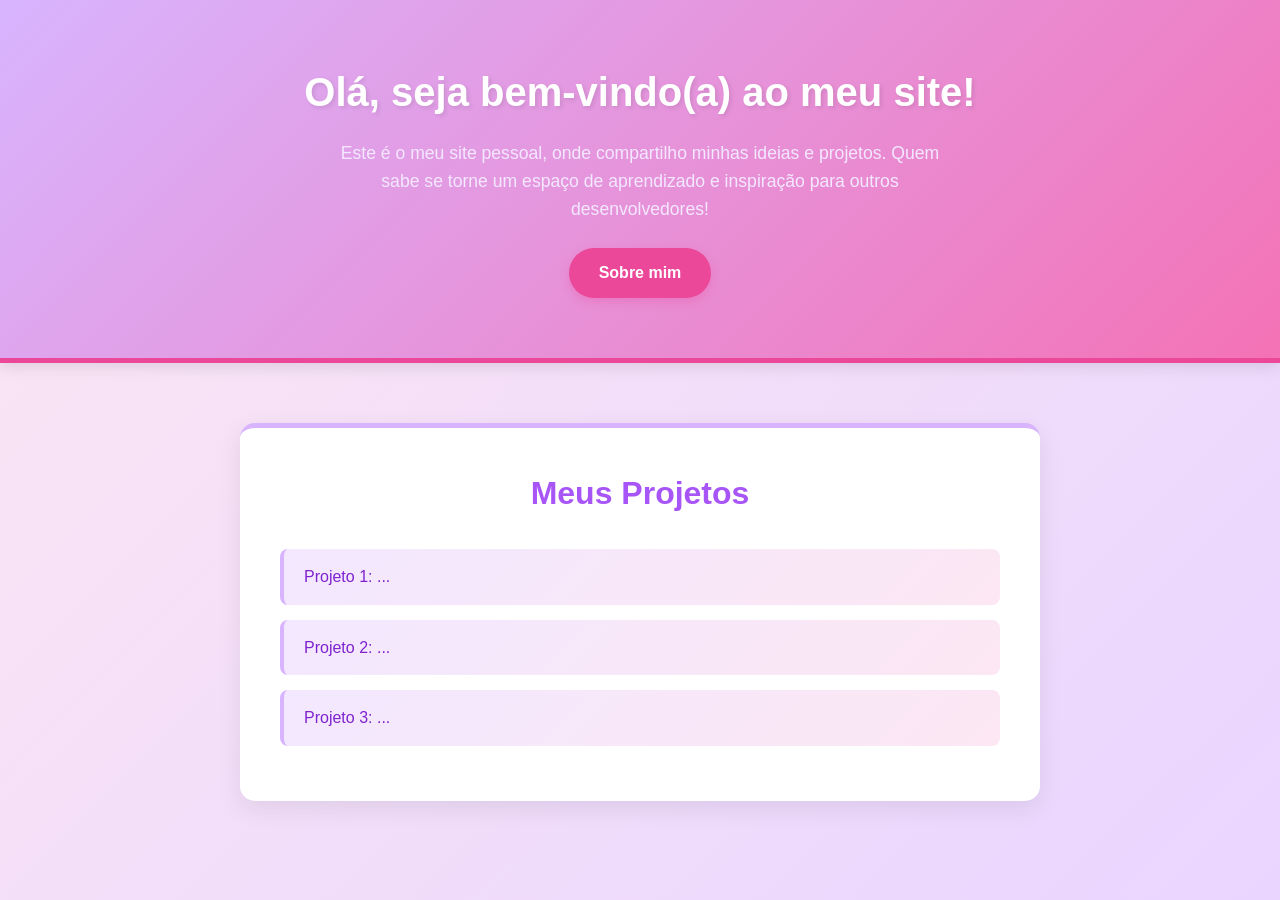
<file: index.html>
<!DOCTYPE html>
<html lang="pt-BR">
<head>
    <meta charset="UTF-8">
    <meta name="viewport" content="width=device-width, initial-scale=1.0">
    <title>It's ME</title>
    <link rel="stylesheet" href="css/style.css">
</head>
<body>
    <header class="header">
        <h1>Olá, seja bem-vindo(a) ao meu site!</h1>
        <p>Este é o meu site pessoal, onde compartilho minhas ideias e projetos. Quem sabe se torne um espaço de aprendizado e inspiração para outros desenvolvedores!</p>
        <a href="pages/sobremim.html" class="btn">Sobre mim</a>
    </header>
 
    <main class="main">
        <section class="projetos">
            <h2>Meus Projetos</h2>
            <ul>
                <li><a href="pages/projeto1.html">Projeto 1: ...</a></li>
                <li><a href="pages/projeto2.html">Projeto 2: ...</a></li>
                <li><a href="pages/projeto3.html">Projeto 3: ...</a></li>
            </ul>
        </section>
    </main>

</body>
</html>
</file>
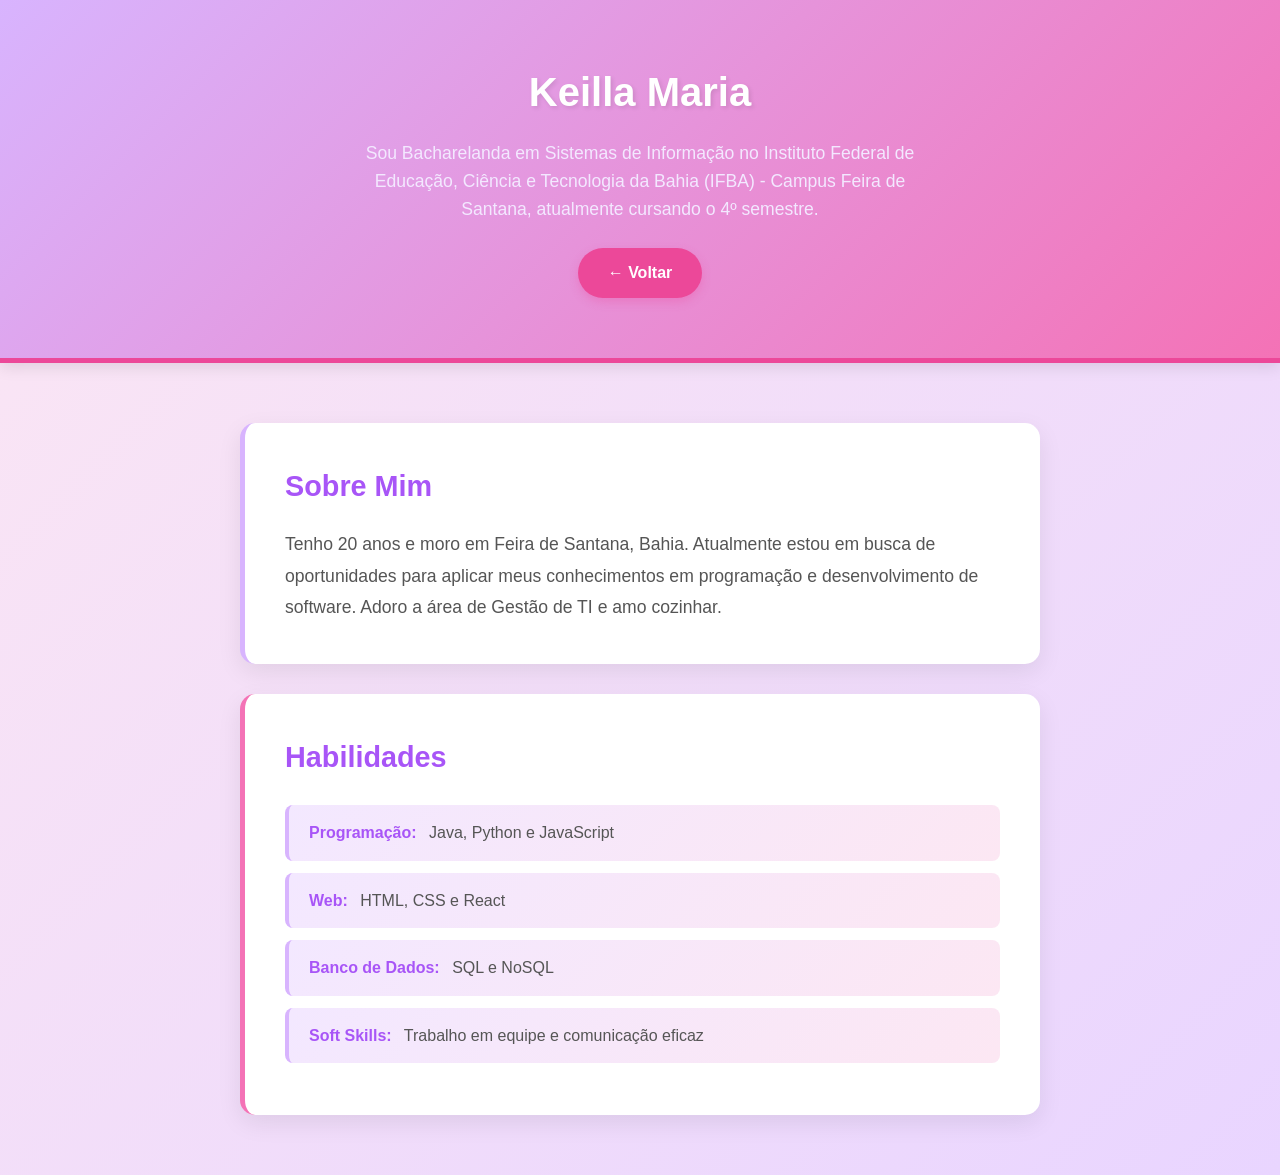
<file: pages/sobremim.html>
<!DOCTYPE html>
<html lang="pt-BR">
<head>
    <meta charset="UTF-8">
    <meta name="viewport" content="width=device-width, initial-scale=1.0">
    <title>Sobre Mim - Keilla Coutinho</title>
    <link rel="stylesheet" href="../css/style.css">
</head>
<body>
    <header class="header">
        <h1>Keilla Maria</h1>
        <p>Sou Bacharelanda em Sistemas de Informação no Instituto Federal de Educação, Ciência e Tecnologia da Bahia (IFBA) - Campus Feira de Santana, atualmente cursando o 4º semestre.</p>
       <a href="../index.html" class="btn">← Voltar</a>
    </header>
    <main class="main">
        <section class="about-section">
            <h2>Sobre Mim</h2>
            <p>Tenho 20 anos e moro em Feira de Santana, Bahia. Atualmente estou em busca de oportunidades para aplicar meus conhecimentos em programação e desenvolvimento de software. Adoro a área de Gestão de TI e amo cozinhar.</p>
        </section>
        <section class="skills-section">
            <h2>Habilidades</h2>
            <ul class="skills-list">
                <li><span class="skill-category">Programação:</span> Java, Python e JavaScript</li>
                <li><span class="skill-category">Web:</span> HTML, CSS e React</li>
                <li><span class="skill-category">Banco de Dados:</span> SQL e NoSQL</li>
                <li><span class="skill-category">Soft Skills:</span> Trabalho em equipe e comunicação eficaz</li>
            </ul>
        </section>
    </main>
</body>
</html>
</file>
<file: css/style.css>
* {
    margin: 0;
    padding: 0;
    box-sizing: border-box;
}

body {
    font-family: 'Segoe UI', Tahoma, Geneva, Verdana, sans-serif;
    background: linear-gradient(135deg, #fce7f3 0%, #e9d5ff 100%);
    color: #333;
    line-height: 1.6;
    min-height: 100vh;
}

/* Header */
.header {
    background: linear-gradient(135deg, #d8b4fe 0%, #f472b6 100%);
    padding: 60px 20px;
    text-align: center;
    box-shadow: 0 4px 15px rgba(0, 0, 0, 0.1);
    border-bottom: 5px solid #ec4899;
}

.header h1 {
    font-size: 2.5rem;
    color: #ffffff;
    margin-bottom: 15px;
    text-shadow: 2px 2px 4px rgba(0, 0, 0, 0.1);
}

.header p {
    font-size: 1.1rem;
    color: #f3e8ff;
    margin-bottom: 25px;
    max-width: 600px;
    margin-left: auto;
    margin-right: auto;
}

/* Botão */
.btn {
    display: inline-block;
    background: #ec4899;
    color: white;
    padding: 12px 30px;
    border-radius: 25px;
    text-decoration: none;
    font-weight: 600;
    transition: all 0.3s ease;
    box-shadow: 0 4px 10px rgba(236, 72, 153, 0.3);
}

.btn:hover {
    background: #be185d;
    transform: translateY(-2px);
    box-shadow: 0 6px 15px rgba(236, 72, 153, 0.4);
}

/* Main */
.main {
    padding: 60px 20px;
}

/* Projetos */
.projetos {
    background: white;
    border-radius: 15px;
    padding: 40px;
    max-width: 800px;
    margin: 0 auto;
    box-shadow: 0 8px 25px rgba(0, 0, 0, 0.08);
    border-top: 5px solid #d8b4fe;
}

.projetos h2 {
    color: #a855f7;
    font-size: 2rem;
    margin-bottom: 30px;
    text-align: center;
}

.projetos ul {
    list-style: none;
}

.projetos li {
    margin-bottom: 15px;
}

.projetos a {
    display: block;
    padding: 15px 20px;
    background: linear-gradient(135deg, #f3e8ff 0%, #fce7f3 100%);
    color: #7e22ce;
    text-decoration: none;
    border-radius: 8px;
    border-left: 4px solid #d8b4fe;
    transition: all 0.3s ease;
    font-weight: 500;
}

.projetos a:hover {
    background: linear-gradient(135deg, #e9d5ff 0%, #f472b6 100%);
    color: #ec4899;
    border-left-color: #ec4899;
    transform: translateX(10px);
}

/* Seção Sobre Mim */
.about-section {
    background: white;
    border-radius: 15px;
    padding: 40px;
    max-width: 800px;
    margin: 0 auto 30px;
    box-shadow: 0 8px 25px rgba(0, 0, 0, 0.08);
    border-left: 5px solid #d8b4fe;
}

.about-section h2 {
    color: #a855f7;
    font-size: 1.8rem;
    margin-bottom: 20px;
}

.about-section p {
    color: #555;
    font-size: 1.1rem;
    line-height: 1.8;
}

/* Seção Habilidades */
.skills-section {
    background: white;
    border-radius: 15px;
    padding: 40px;
    max-width: 800px;
    margin: 0 auto;
    box-shadow: 0 8px 25px rgba(0, 0, 0, 0.08);
    border-left: 5px solid #f472b6;
}

.skills-section h2 {
    color: #a855f7;
    font-size: 1.8rem;
    margin-bottom: 25px;
}

.skills-list {
    list-style: none;
}

.skills-list li {
    padding: 15px 20px;
    background: linear-gradient(135deg, #f3e8ff 0%, #fce7f3 100%);
    margin-bottom: 12px;
    border-radius: 8px;
    border-left: 4px solid #d8b4fe;
    transition: all 0.3s ease;
    color: #555;
}

.skills-list li:hover {
    background: linear-gradient(135deg, #e9d5ff 0%, #f472b6 100%);
    border-left-color: #ec4899;
    transform: translateX(10px);
}

.skill-category {
    font-weight: 600;
    color: #a855f7;
    margin-right: 8px;
}

/* Responsivo */
@media (max-width: 768px) {
    .header {
        padding: 40px 15px;
    }

    .header h1 {
        font-size: 2rem;
    }

    .projetos {
        padding: 25px;
    }

    .projetos h2 {
        font-size: 1.5rem;
    }

    .about-section,
    .skills-section {
        padding: 25px;
    }

    .about-section h2,
    .skills-section h2 {
        font-size: 1.5rem;
    }
}
</file>
